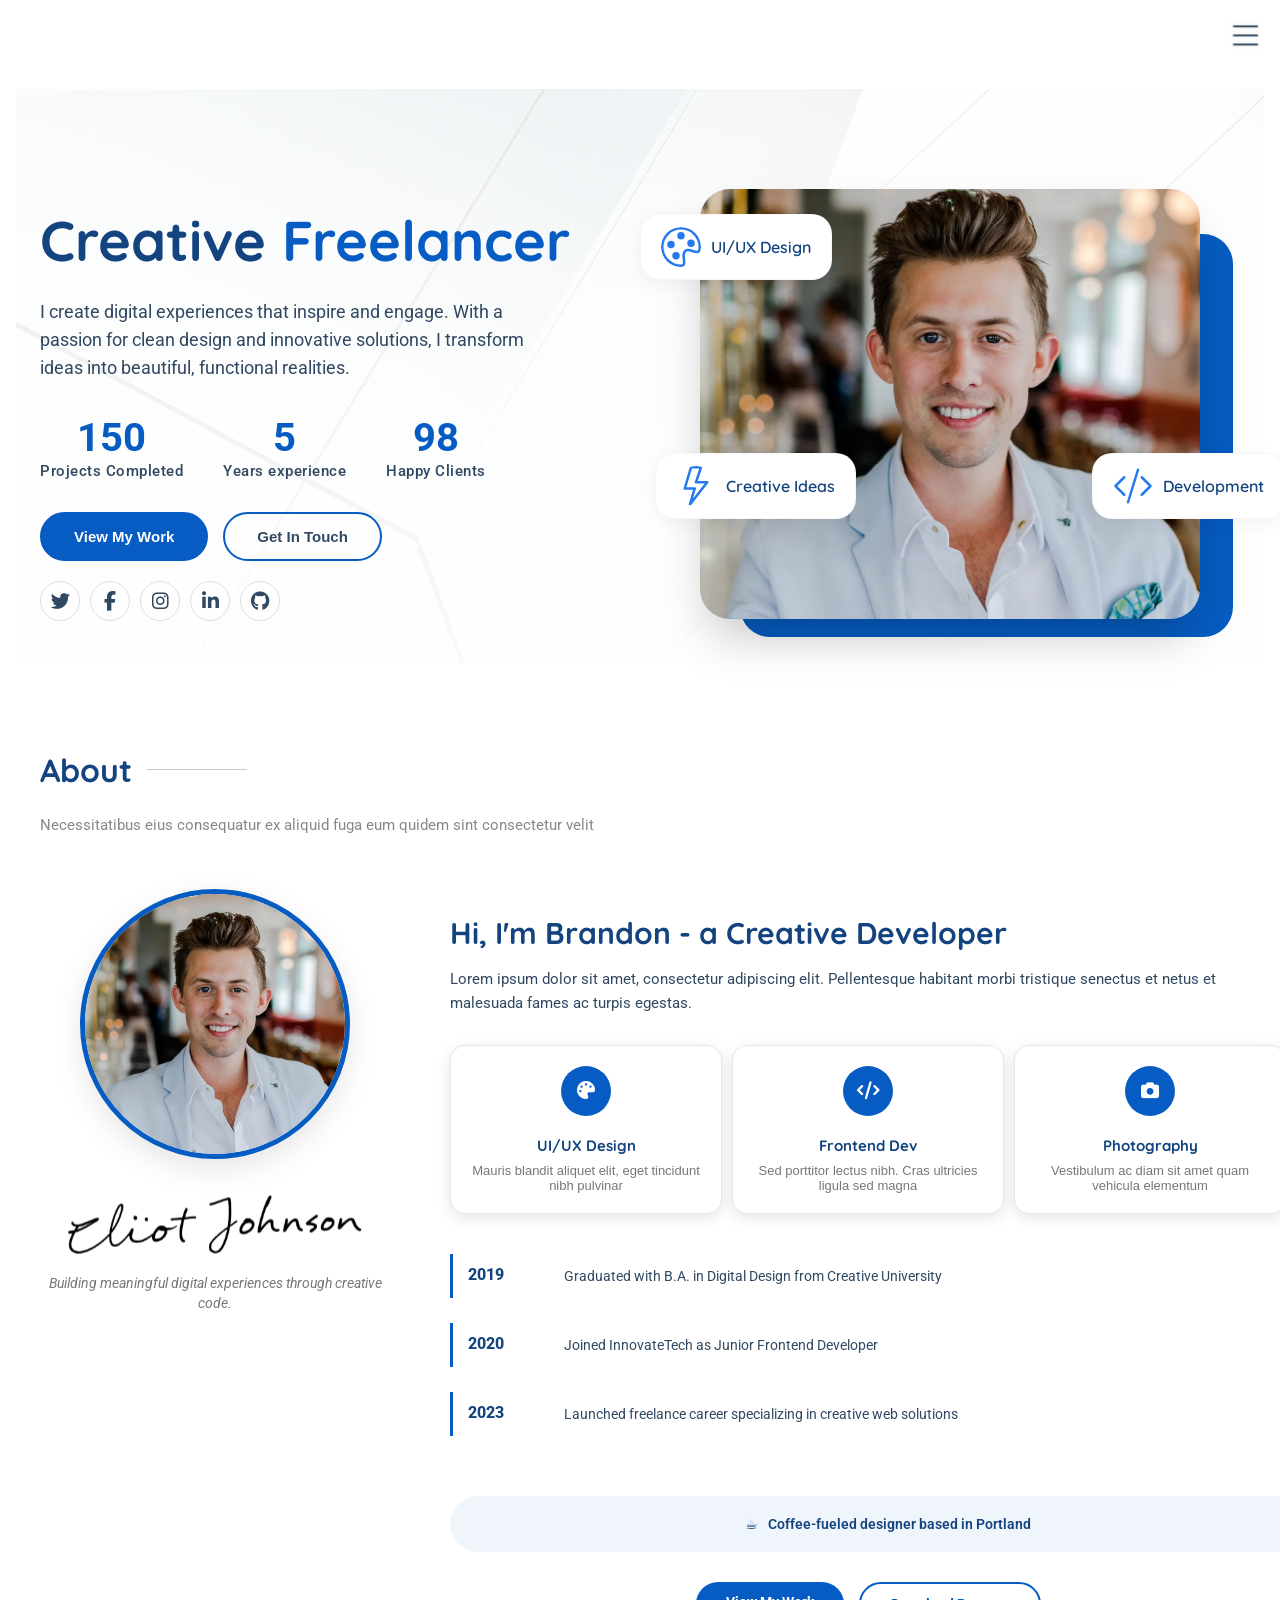
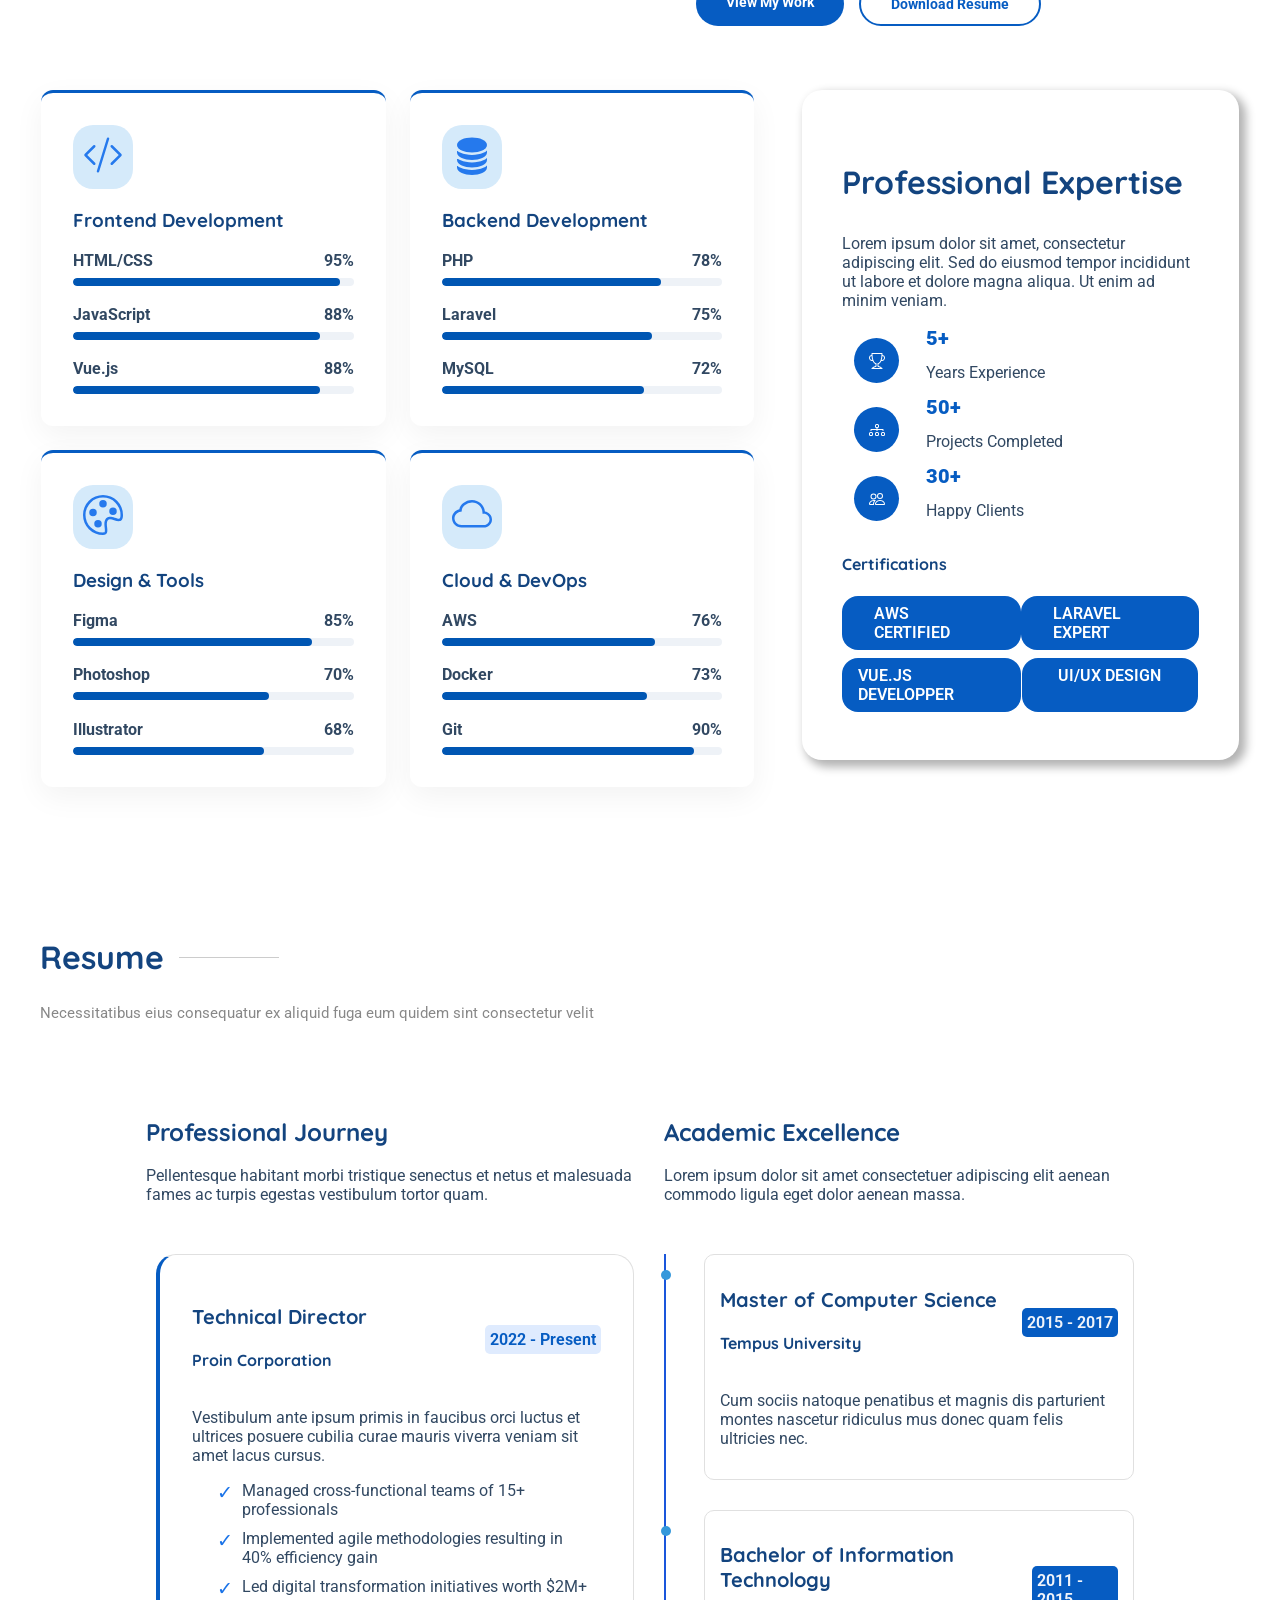
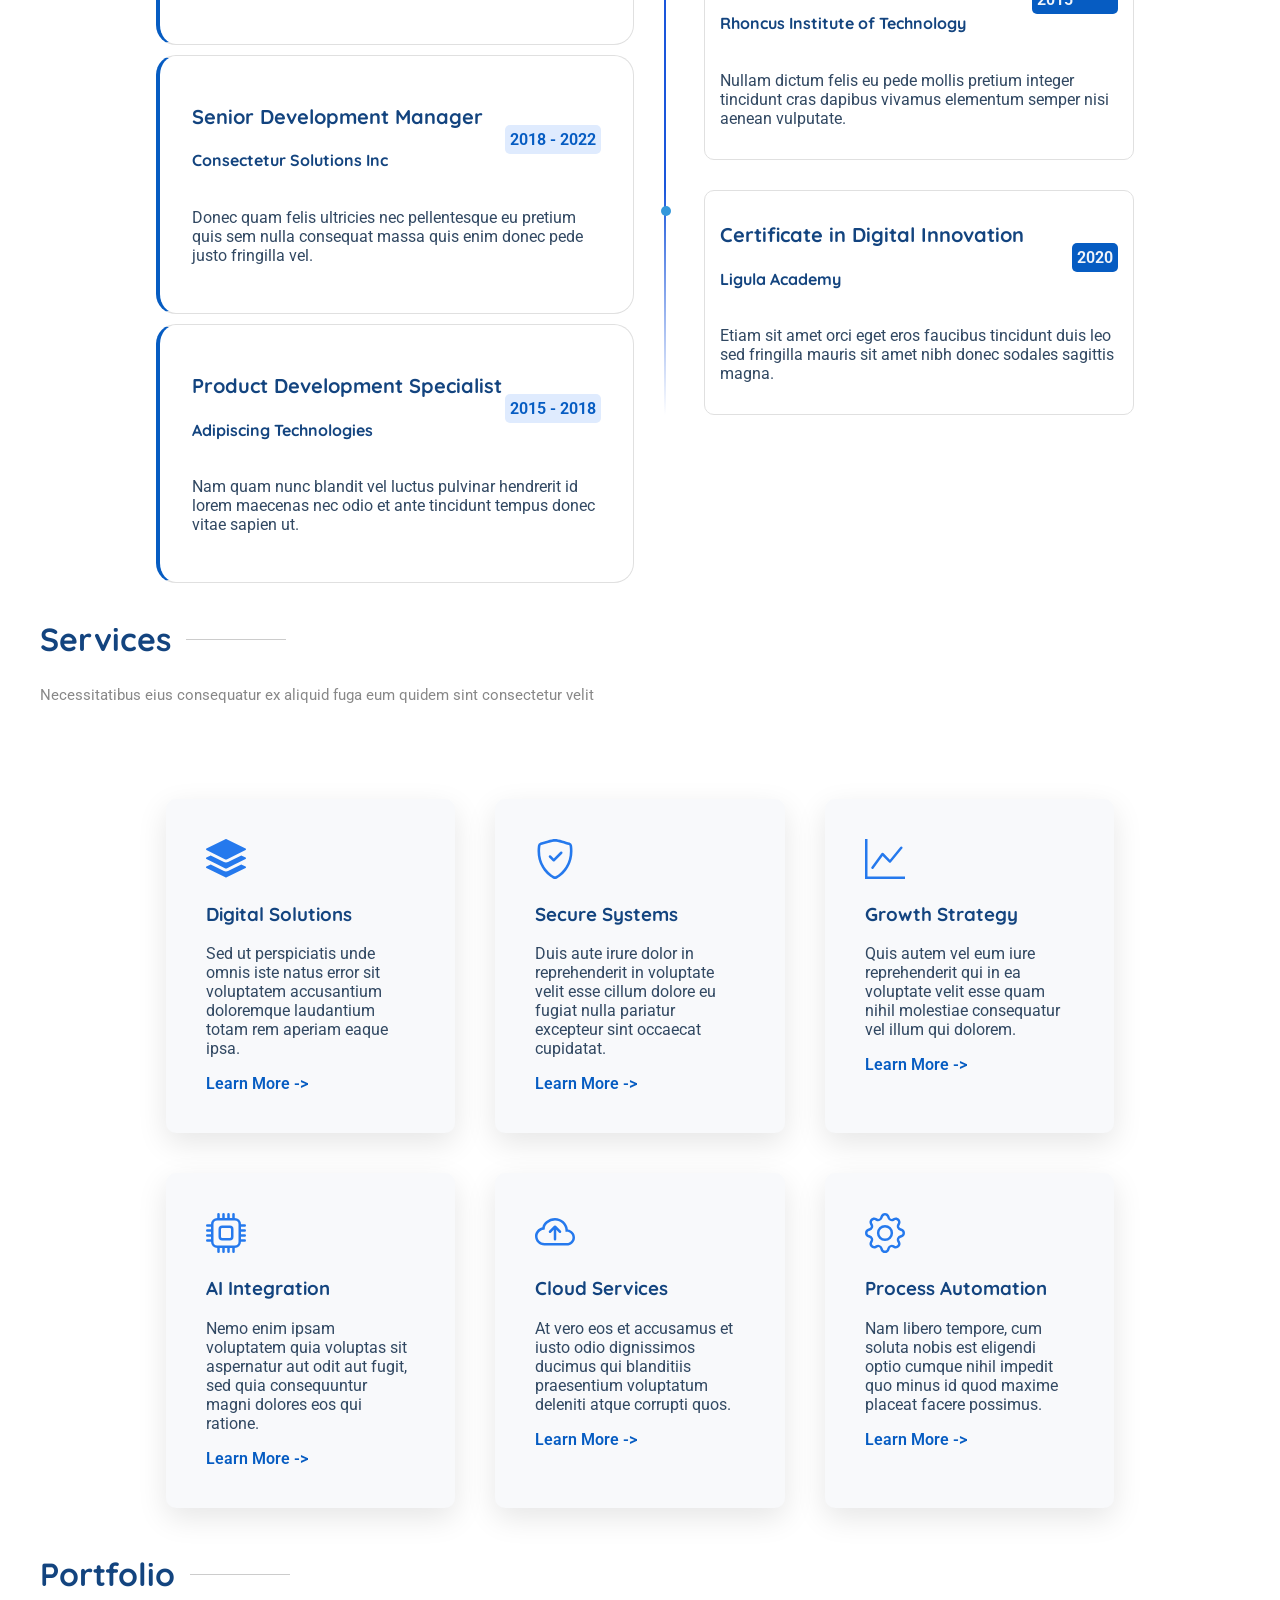
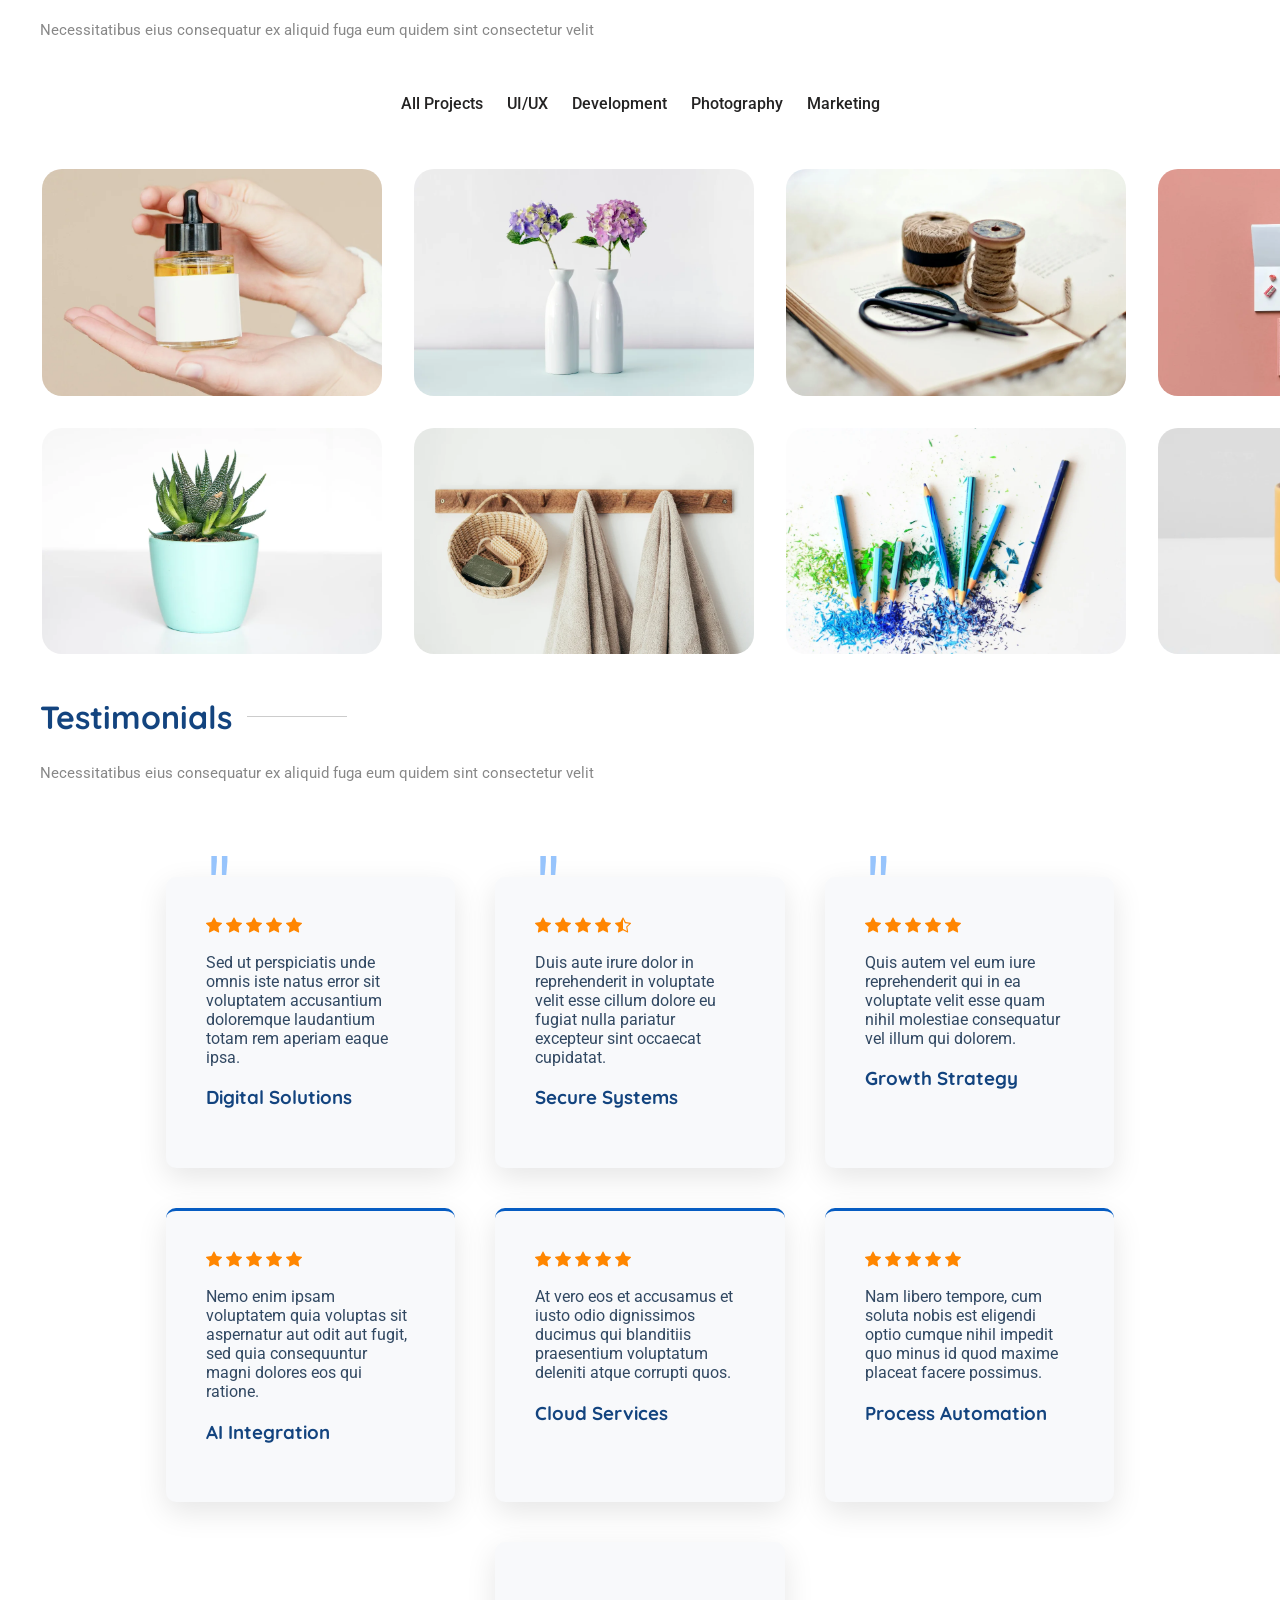
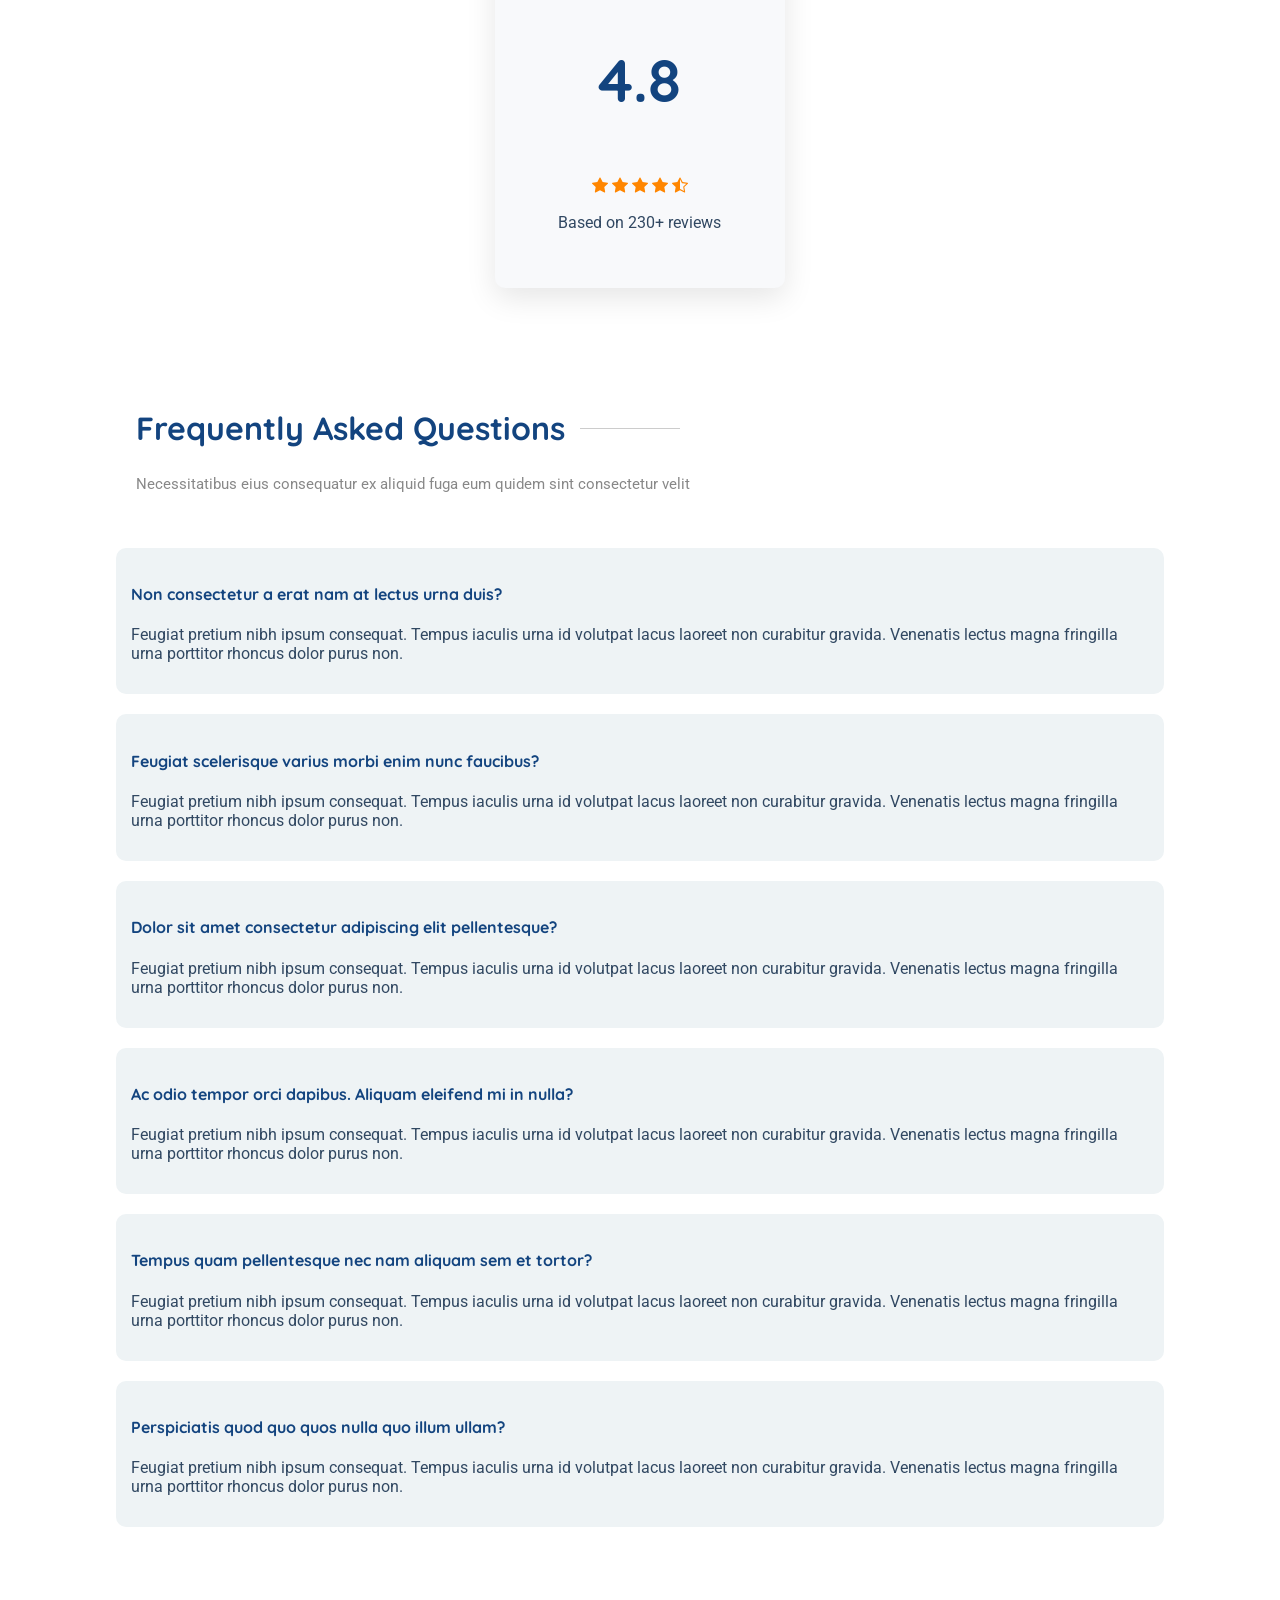
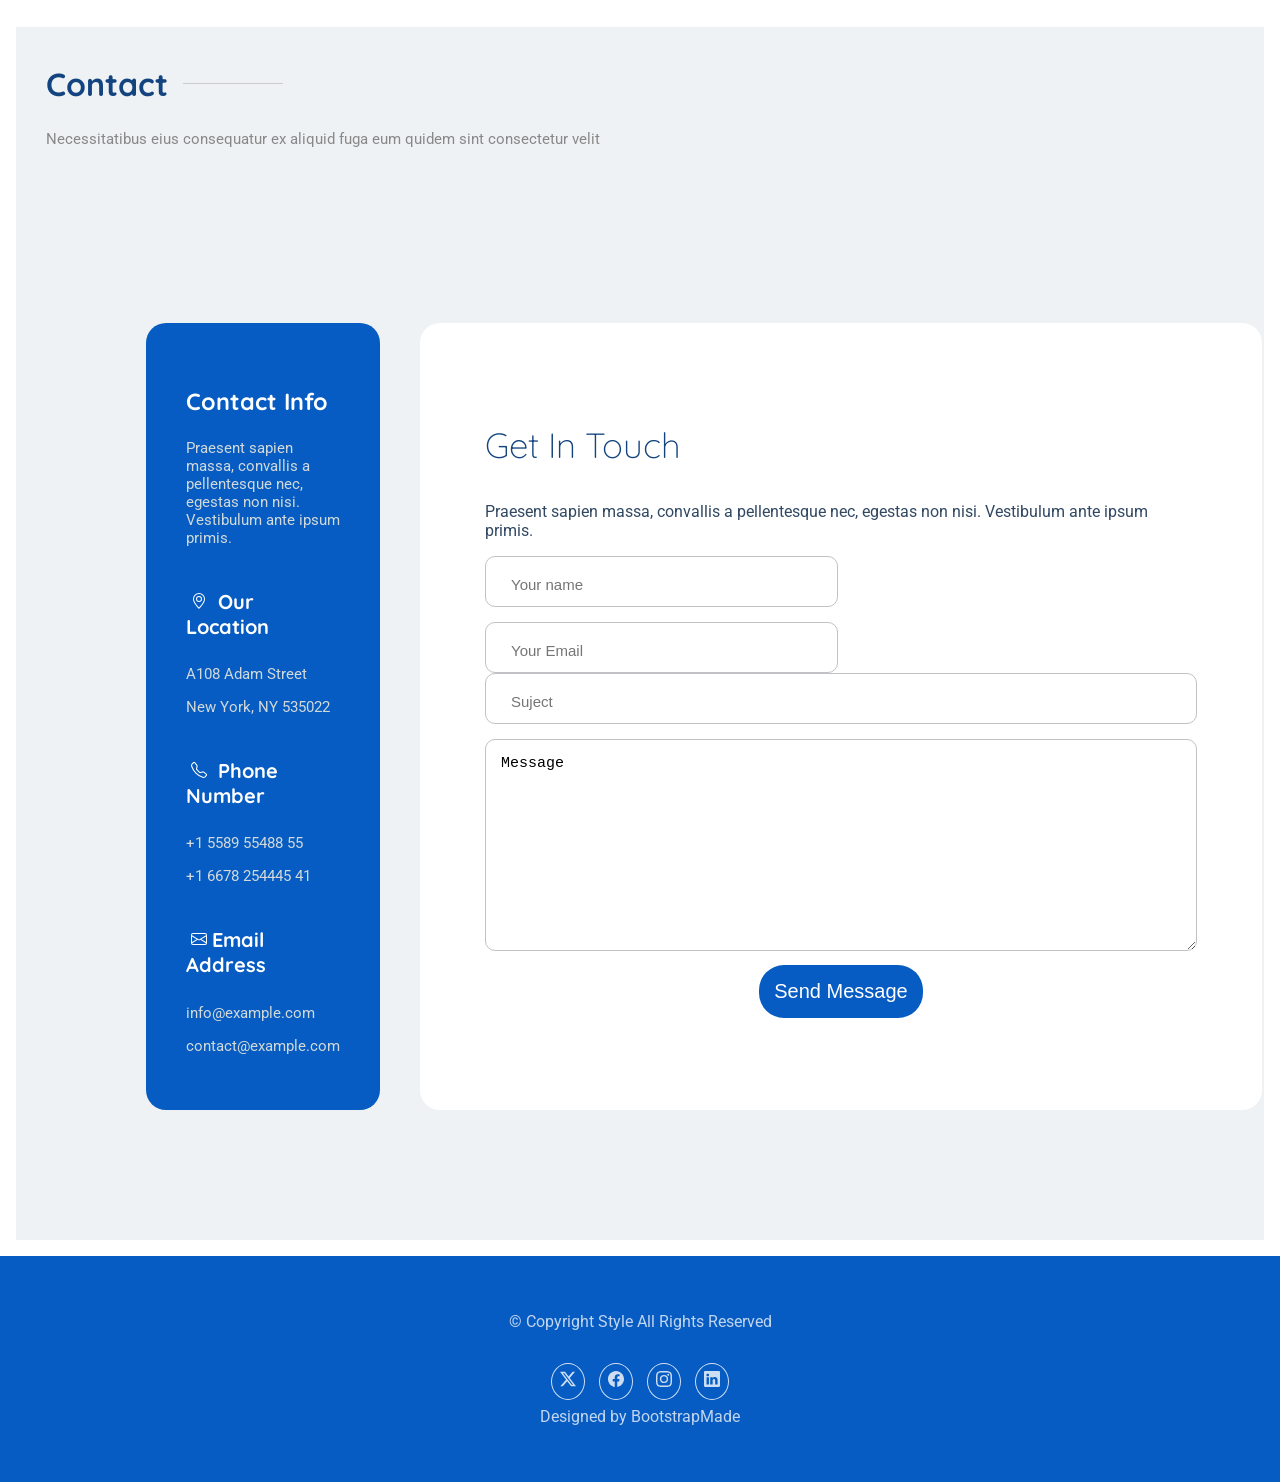
<file: index.html>
<!DOCTYPE html>
<html lang="en">
<head>
    <meta charset="UTF-8">
    <meta name="viewport" content="width=device-width, initial-scale=1.0">
    <title>Stage Afrix Global - Style Template</title>
    <link rel="stylesheet" href="style.css">
    <link rel="stylesheet" href="style2.css">
    <link rel="stylesheet" href="https://cdnjs.cloudflare.com/ajax/libs/font-awesome/6.4.0/css/all.min.css">
    
    <link href="https://fonts.googleapis.com/css2?family=Quicksand:wght@400;500;600;700&family=Roboto:wght@300;400;500;700&family=Open+Sans:wght@300;400;500;600;700&display=swap" rel="stylesheet">
</head>
<body>
  <header>
    <nav>
      <img src="log.png" alt="">
    </nav>
  </header>
  <main>
  <section class="backgroundImg">


      <section class="home">
            <div class="containerHome">
               
                <div class="home-wrapper">
                    <div class="home-title">
                        <h1>
                            <span class="creative-word">Creative</span>
                            <span class="freelancer-word">Freelancer</span>
                        </h1>
                    </div>
                    <div class="home-description">
                        <p>
                            I create digital experiences that inspire and engage. With a passion 
                            for clean design and innovative solutions, I transform ideas into 
                            beautiful, functional realities.
                        </p>
                    </div>
                    <div class="home-stats">
                        <div class="contents-stats">
                            <span class="stat">150</span>
                            <span>Projects Completed</span>
                        </div>
                        <div class="contents-stats">
                            <span class="stat">5</span>
                            <span>Years experience</span>
                        </div>
                        <div class="contents-stats">
                            <span class="stat">98</span>
                            <span>Happy Clients</span>
                        </div>
                    </div>
                    <div class="home-bouton">
                        <button class="btn1">View My Work</button>
                        <button class="btn2">Get In Touch</button>
                    </div>
                    <div class="home-icons">
                        <a href="#"><i class="fab fa-twitter"></i></a>
                        <a href="#"><i class="fab fa-facebook-f"></i></a>
                        <a href="#"><i class="fab fa-instagram"></i></a>
                        <a href="#"><i class="fab fa-linkedin-in"></i></a>
                        <a href="#"><i class="fab fa-github"></i></a>
                    </div>
                </div>


                <div class="home2-wrapper">
                    <div class="skills-wrapper">
                        <div class="skill-item" id="skill1">
                            <span class="skill-dot1"></span>
                            <span class="skill-name">UI/UX Design</span>
                        </div>
                        <div class="skill-item" id="skill2">
                            <span class="skill-dot2"></span>
                            <span class="skill-name">Development</span>
                        </div>
                        <div class="skill-item" id="skill3">
                            <span class="skill-dot3"></span>
                            <span class="skill-name">Creative Ideas</span>
                        </div>
                    </div>
                    <div class="image-container">
                        <img src="profile-square-1.webp" alt="Brandon - Creative Developer">
                    </div>
                </div>
            </div>
        </section>
      </section>

      <section class="about section" id="about">
            <div class="container section-title">
              <h2>About</h2>
              <p>Necessitatibus eius consequatur ex aliquid fuga eum quidem sint consectetur velit</p>
            </div>

            <div class="container">
              <div class="about-row">
                <div class="about-profile">
                  <div class="profile-img-container">
                    <img src="profile-square-1.webp" alt="Profile">
                  </div>
                  <div class="signature-box">
                    <img src="signature-1.webp" alt="signature">
                    <p class="signature-quote">Building meaningful digital experiences through creative code.</p>
                  </div>
                </div>

                <div class="about-details">
                  <div class="intro">
                    <h2>Hi, I'm Brandon - a Creative Developer</h2>
                    <p>Lorem ipsum dolor sit amet, consectetur adipiscing elit. Pellentesque habitant morbi tristique senectus et netus et malesuada fames ac turpis egestas.</p>
                  </div>

                  <div class="skills-grid">
                    <div class="skill-card">
                      <div class="icon-circle"><i class="fa-solid fa-palette"></i></div>
                      <h4>UI/UX Design</h4>
                      <p>Mauris blandit aliquet elit, eget tincidunt nibh pulvinar</p>
                    </div>
                    <div class="skill-card">
                      <div class="icon-circle"><i class="fa-solid fa-code"></i></div>
                      <h4>Frontend Dev</h4>
                      <p>Sed porttitor lectus nibh. Cras ultricies ligula sed magna</p>
                    </div>
                    <div class="skill-card">
                      <div class="icon-circle"><i class="fa-solid fa-camera"></i></div>
                      <h4>Photography</h4>
                      <p>Vestibulum ac diam sit amet quam vehicula elementum</p>
                    </div>
                  </div>

                  <div class="journey-timeline">
                    <div class="timeline-item">
                      <span class="year">2019</span>
                      <p class="desc">Graduated with B.A. in Digital Design from Creative University</p>
                    </div>
                    <div class="timeline-item">
                      <span class="year">2020</span>
                      <p class="desc">Joined InnovateTech as Junior Frontend Developer</p>
                    </div>
                    <div class="timeline-item">
                      <span class="year">2023</span>
                      <p class="desc">Launched freelance career specializing in creative web solutions</p>
                    </div>
                  </div>

                  <div class="about-footer">
                    <div class="fun-fact-pill">
                      <span class="emoji">☕</span> Coffee-fueled designer based in Portland
                    </div>
                    <div class="cta-btns">
                      <a href="#" class="btn btn-blue">View My Work</a>
                      <a href="#" class="btn btn-outline-blue">Download Resume</a>
                    </div>
                  </div>
                </div>
              </div>
            </div>

            <section class="about-container-skills">
              
                <div class="container-skills-4">
                  
                  <div class="skill-cardAbout">
                    <div class="SectionIcons">
                      <img src="icons/code-slash.svg" alt="">
                    </div>
                    <h3>Frontend Development</h3>
                    <div class="skill-individual">
                      <div class="skill-infoAbout"><span>HTML/CSS</span><span>95%</span></div>
                      <div class="progress-bg">
                        <div class="progress-fill" style="width: 95%;"></div>
                      </div>
                    </div>
                    <div class="skill-individual">
                      <div class="skill-infoAbout"><span>JavaScript</span><span>88%</span></div>
                      <div class="progress-bg">
                        <div class="progress-fill" style="width: 88%;"></div>
                      </div>
                    </div>
                    <div class="skill-individual">
                      <div class="skill-infoAbout"><span>Vue.js</span><span>88%</span></div>
                      <div class="progress-bg">
                        <div class="progress-fill" style="width: 88%;"></div>
                      </div>
                    </div>
                    
                  </div>

                  <div class="skill-cardAbout">
                    <div class="SectionIcons">
                      <img src="icons/database-fill.svg" alt="">
                    </div>
                    <h3>Backend Development</h3>
                    <div class="skill-individual">
                      <div class="skill-infoAbout"><span>PHP</span><span>78%</span></div>
                      <div class="progress-bg">
                        <div class="progress-fill" style="width: 78%;"></div>
                      </div>
                    </div>
                    <div class="skill-individual">
                      <div class="skill-infoAbout"><span>Laravel</span><span>75%</span></div>
                      <div class="progress-bg">
                        <div class="progress-fill" style="width: 75%;"></div>
                      </div>
                    </div>
                    <div class="skill-individual">
                      <div class="skill-infoAbout"><span>MySQL</span><span>72%</span></div>
                      <div class="progress-bg">
                        <div class="progress-fill" style="width: 72%;"></div>
                      </div>
                    </div>
                  </div>


                  <div class="skill-cardAbout">
                    <div class="SectionIcons">
                      <img src="icons/palette.svg" alt="">
                    </div>
                    <h3>Design & Tools</h3>
                    <div class="skill-individual">
                      <div class="skill-infoAbout"><span>Figma</span><span>85%</span></div>
                      <div class="progress-bg">
                        <div class="progress-fill" style="width: 85%;"></div>
                      </div>
                    </div>
                    <div class="skill-individual">
                      <div class="skill-infoAbout"><span>Photoshop</span><span>70%</span></div>
                      <div class="progress-bg">
                        <div class="progress-fill" style="width: 70%;"></div>
                      </div>
                    </div>
                    <div class="skill-individual">
                      <div class="skill-infoAbout"><span>Illustrator</span><span>68%</span></div>
                      <div class="progress-bg">
                        <div class="progress-fill" style="width: 68%;"></div>
                      </div>
                    </div>
                  
                  </div>


                  <div class="skill-cardAbout">
                    <div class="SectionIcons">
                      <img src="icons/cloud.svg" alt="">
                    </div>
                    <h3>Cloud & DevOps</h3>
                    <div class="skill-individual">
                      <div class="skill-infoAbout"><span>AWS</span><span>76%</span></div>
                      <div class="progress-bg">
                        <div class="progress-fill" style="width: 76%;"></div>
                      </div>
                    </div>
                    <div class="skill-individual">
                      <div class="skill-infoAbout"><span>Docker</span><span>73%</span></div>
                      <div class="progress-bg">
                        <div class="progress-fill" style="width: 73%;"></div>
                      </div>
                    </div>
                    <div class="skill-individual">
                      <div class="skill-infoAbout"><span>Git</span><span>90%</span></div>
                      <div class="progress-bg">
                        <div class="progress-fill" style="width: 90%;"></div>
                      </div>
                    </div>
                  
                  </div>
                </div>

                <div class="container-description-second">
                  <h3>Professional Expertise</h3>
                  <p>Lorem ipsum dolor sit amet, consectetur adipiscing elit. Sed do eiusmod 
                    tempor incididunt ut labore et dolore magna
                    aliqua. Ut enim ad minim veniam.</p>
                
                  <div class="description-stats">
                    <div class="stat-itemAbout">
                      <div class="container-icon-about-droit">
                        <div class="icon-about-droit">
                          <img src="icons/trophy.svg" alt="">
                        </div>
                        <div class="stat-infoAbout">
                          <span class="numberAbout">5+</span>
                          <span class="infoAbout">Years Experience</span>
                        </div>
                      </div>

                      <div class="container-icon-about-droit">
                        <div class="icon-about-droit">
                          <img src="icons/diagram-3.svg" alt="">
                        </div>
                        <div class="stat-infoAbout">
                          <span class="numberAbout">50+</span>
                          <span class="infoAbout">Projects Completed</span>
                        </div>
                      </div>

                      <div class="container-icon-about-droit">
                        <div class="icon-about-droit">
                          <img src="icons/people.svg" alt="">
                        </div>
                        <div class="stat-infoAbout">
                          <span class="numberAbout">30+</span>
                          <span class="infoAbout">Happy Clients</span>
                        </div>
                      </div>

                      <div class="skills-badgesAbout">
                        <h4>Certifications</h4>
                      
                        <div class="badge-listAbout">
                          <div class="skill-badge">AWS certified</div>
                    
                          <div class="skill-badge">Laravel Expert</div>
                      
                          <div class="skill-badge">Vue.js Developper</div>
                      
                          <div class="skill-badge">UI/UX Design</div>
                      
                        </div>
                    </div>
                    
                  </div>
                </div>
            </section>

            </section>
      </section>

      <section class="resume">
        <div class="container section-title">
          <h2>Resume</h2>
          <p>Necessitatibus eius consequatur ex aliquid fuga eum quidem sint consectetur velit</p>
        </div>
      
        <div class="container-description-resume">
          <div class="resume-gauche">
            <div class="header-resume">
              <h2>Professional Journey</h2>
              <p>Pellentesque habitant morbi tristique senectus et netus et malesuada fames ac turpis egestas vestibulum
                tortor quam.</p>
            </div>
            <div class="description-resume">
      
              <div class="experience-cards">
                <div class="card-header">
                  <div class="role-info">
                    <h2>Technical Director</h2>
                    <h4>Proin Corporation</h4>
                  </div>
                  <div class="duration">2022 - Present</div>
                </div>
                <div class="card-body">
                  <p>Vestibulum ante ipsum primis in faucibus orci luctus et ultrices posuere cubilia curae mauris viverra
                    veniam sit amet lacus cursus.</p>
                </div>
                <ul>
                  <li>Managed cross-functional teams of 15+ professionals</li>
                  <li>Implemented agile methodologies resulting in 40% efficiency gain</li>
                  <li>Led digital transformation initiatives worth $2M+</li>
                </ul>
              </div>
      
              <div class="experience-cards">
                <div class="card-header">
                  <div class="role-info">
                    <h2>Senior Development Manager</h2>
                    <h4>Consectetur Solutions Inc</h4>
                  </div>
                  <div class="duration">2018 - 2022</div>
                </div>
                <div class="card-body">
                  <p>Donec quam felis ultricies nec pellentesque eu pretium quis sem nulla consequat massa quis enim donec
                    pede justo fringilla vel.</p>
                </div>
              </div>
      
              <div class="experience-cards">
                <div class="card-header">
                  <div class="role-info">
                    <h2>Product Development Specialist</h2>
                    <h4>Adipiscing Technologies</h4>
                  </div>
                  <div class="duration">2015 - 2018</div>
                </div>
                <div class="card-body">
                  <p>Nam quam nunc blandit vel luctus pulvinar hendrerit id lorem maecenas nec odio et ante tincidunt tempus
                    donec vitae sapien ut.</p>
                </div>
              </div>
      
            </div>
          </div>
      
          <div class="resume-droite">
            <div class="header-resumeDroit">
              <h2>Academic Excellence</h2>
              <p>Lorem ipsum dolor sit amet consectetuer adipiscing elit aenean commodo ligula eget dolor aenean massa.</p>
            </div>
            <div class="description-resumeDroit">
      
              <div class="experience-cardsDroit">
                <div class="card-header">
                  <div class="role-info">
                    <h2>Master of Computer Science</h2>
                    <h4>Tempus University</h4>
                  </div>
                  <div class="durationDroit">2015 - 2017</div>
                </div>
                <div class="card-bodyDroit">
                  <p>Cum sociis natoque penatibus et magnis dis parturient montes nascetur ridiculus mus donec quam felis
                    ultricies nec.</p>
                </div>
              </div>
      
              <div class="experience-cardsDroit">
                <div class="card-header">
                  <div class="role-info">
                    <h2>Bachelor of Information Technology</h2>
                    <h4>Rhoncus Institute of Technology</h4>
                  </div>
                  <div class="durationDroit">2011 - 2015</div>
                </div>
                <div class="card-body">
                  <p>Nullam dictum felis eu pede mollis pretium integer tincidunt cras dapibus vivamus elementum semper nisi
                    aenean vulputate.</p>
                </div>
              </div>
      
              <div class="experience-cardsDroit">
                <div class="card-header">
                  <div class="role-info">
                    <h2>Certificate in Digital Innovation</h2>
                    <h4>Ligula Academy</h4>
                  </div>
                  <div class="durationDroit">2020</div>
                </div>
                <div class="card-body">
                  <p>Etiam sit amet orci eget eros faucibus tincidunt duis leo sed fringilla mauris sit amet nibh donec
                    sodales sagittis magna.</p>
                </div>
              </div>
      
            </div>
          </div>
        </div>
      </section>

      <section class="services">
        <div class="container section-title">
          <h2>Services</h2>
          <p>Necessitatibus eius consequatur ex aliquid fuga eum quidem sint consectetur velit</p>
        </div>

        <div class="container-services">
          <div class="rows-services">

            <div class="service-item">
          
                <img src="icons/stack.svg" alt="">
              
              <h3>Digital Solutions</h3>
              <p>Sed ut perspiciatis unde omnis iste natus error sit voluptatem accusantium doloremque laudantium totam rem aperiam eaque
              ipsa.</p>
              <a href="">Learn More  <span class="link-service">-></span></a>
            </div>

            <div class="service-item">            
                <img src="icons/shield-check.svg" alt="">
              <h3>Secure Systems</h3>
              <p>Duis aute irure dolor in reprehenderit in voluptate velit esse cillum dolore eu fugiat nulla pariatur excepteur sint
              occaecat cupidatat.</p>
              <a href="">Learn More  <span class="link-service">-></span></a>
            </div>

            <div class="service-item">
              <img src="icons/graph-up.svg" alt="">
              <h3>Growth Strategy</h3>
              <p>Quis autem vel eum iure reprehenderit qui in ea voluptate velit esse quam nihil molestiae consequatur vel illum qui
              dolorem.</p>
              <a href="">Learn More  <span class="link-service">-></span></a>
            </div>

            <div class="service-item">
              
              <img src="icons/cpu.svg" alt="">
              <h3>AI Integration</h3>
              <p>Nemo enim ipsam voluptatem quia voluptas sit aspernatur aut odit aut fugit, sed quia consequuntur magni dolores eos qui
              ratione.</p>
              <a href="">Learn More  <span class="link-service">-></span></a>
            </div>

            <div class="service-item">
              <div class="icon">
            
              </div>
              <img src="icons/cloud-arrow-up.svg" alt="">
              <h3>Cloud Services</h3>
              <p>At vero eos et accusamus et iusto odio dignissimos ducimus qui blanditiis praesentium voluptatum deleniti atque corrupti
              quos.</p>
              <a href="">Learn More  <span class="link-service">-></span></a>
            </div>

            <div class="service-item">
              <div class="icon">
                <img src="icons/gear.svg" alt="">
              </div>
              <h3>Process Automation</h3>
              <p>Nam libero tempore, cum soluta nobis est eligendi optio cumque nihil impedit quo minus id quod maxime placeat facere
              possimus.</p>
              <a href="">Learn More  <span class="link-service">-></span></a>
            </div>
          </div>

        </div>

      </section>

      <section class="portfolio">
        <div class="container section-title">
          <h2>Portfolio</h2>
          <p>Necessitatibus eius consequatur ex aliquid fuga eum quidem sint consectetur velit</p>
        </div>

        <div class="nav-portfolio">
          <a href="">All Projects</a>
          <a href="">UI/UX</a>
          <a href="">Development</a>
          <a href="">Photography</a>
          <a href="">Marketing</a>
        </div>
        <div class="images-portfolio">
          <img src="fol1.webp" alt="">
          <img src="fol2.webp" alt="">
          <img src="fol3.webp" alt="">
          <img src="fol4.webp" alt="">
          <img src="fol5.webp" alt="">
          <img src="fol6.webp" alt="">
          <img src="fol7.webp" alt="">
          <img src="fol8.webp" alt="">
        </div>

      </section>


      <section class="Testimonials">
        <div class="container section-title">
          <h2>Testimonials</h2>
          <p>Necessitatibus eius consequatur ex aliquid fuga eum quidem sint consectetur velit</p>
        </div>

        <div class="container-services">
          <div class="rows-services">

            <div class="service-itemTestimonials">
              <div class="quote">"</div>
              <div class="icon">
                <img src="icons/star-fill.svg" alt="">
                <img src="icons/star-fill.svg" alt="">
                <img src="icons/star-fill.svg" alt="">
                <img src="icons/star-fill.svg" alt="">
                <img src="icons/star-fill.svg" alt="">
              </div>
             
              <p>Sed ut perspiciatis unde omnis iste natus error sit voluptatem accusantium doloremque laudantium totam rem aperiam eaque
              ipsa.</p>
              <h3>Digital Solutions</h3>
            </div>

            <div class="service-itemTestimonials">
              <div class="quote">"</div>
              <div class="icon">
                <img src="icons/star-fill.svg" alt="">
                <img src="icons/star-fill.svg" alt="">
                <img src="icons/star-fill.svg" alt="">
                <img src="icons/star-fill.svg" alt="">
                <img src="icons/star-half.svg" alt="">
              </div>
              
              <p>Duis aute irure dolor in reprehenderit in voluptate velit esse cillum dolore eu fugiat nulla pariatur excepteur sint
              occaecat cupidatat.</p>
              <h3>Secure Systems</h3>
            </div>

            <div class="service-itemTestimonials">
              <div class="quote">"</div>
              <div class="icon">
                <img src="icons/star-fill.svg" alt="">
                <img src="icons/star-fill.svg" alt="">
                <img src="icons/star-fill.svg" alt="">
                <img src="icons/star-fill.svg" alt="">
                <img src="icons/star-fill.svg" alt="">
              </div>
              
              <p>Quis autem vel eum iure reprehenderit qui in ea voluptate velit esse quam nihil molestiae consequatur vel illum qui
              dolorem.</p>
              <h3>Growth Strategy</h3>
            </div>

            <div class="service-itemTestimonials" id="border-stars-testimonials">
              <div class="icon">
                <img src="icons/star-fill.svg" alt="">
                <img src="icons/star-fill.svg" alt="">
                <img src="icons/star-fill.svg" alt="">
                <img src="icons/star-fill.svg" alt="">
                <img src="icons/star-fill.svg" alt="">
              </div>
              
              <p>Nemo enim ipsam voluptatem quia voluptas sit aspernatur aut odit aut fugit, sed quia consequuntur magni dolores eos qui
              ratione.</p>
              <h3>AI Integration</h3>
            </div>

            <div class="service-itemTestimonials" id="border-stars-testimonials">
              <div class="icon">
                <img src="icons/star-fill.svg" alt="">
                <img src="icons/star-fill.svg" alt="">
                <img src="icons/star-fill.svg" alt="">
                <img src="icons/star-fill.svg" alt="">
                <img src="icons/star-fill.svg" alt="">
              </div>
              
              <p>At vero eos et accusamus et iusto odio dignissimos ducimus qui blanditiis praesentium voluptatum deleniti atque corrupti
              quos.</p>
              <h3>Cloud Services</h3>
            </div>

            <div class="service-itemTestimonials" id="border-stars-testimonials">
              <div class="icon">
                <img src="icons/star-fill.svg" alt="">
                <img src="icons/star-fill.svg" alt="">
                <img src="icons/star-fill.svg" alt="">
                <img src="icons/star-fill.svg" alt="">
                <img src="icons/star-fill.svg" alt="">
              </div>
              
              <p>Nam libero tempore, cum soluta nobis est eligendi optio cumque nihil impedit quo minus id quod maxime placeat facere
              possimus.</p>
              <h3>Process Automation</h3>
            </div>


            <div class="service-itemTestimonialsL" id="border-stars-testimonialsL">
              <h3>4.8</h3>
              <div class="icon">
                <img src="icons/star-fill.svg" alt="">
                <img src="icons/star-fill.svg" alt="">
                <img src="icons/star-fill.svg" alt="">
                <img src="icons/star-fill.svg" alt="">
                <img src="icons/star-half.svg" alt="">
              </div>
              <p>Based on 230+ reviews</p>
              
            </div>
          </div>

        </div>

      </section>

      <section class="FrequentlyAskedQuestions">
        <div class="container section-title">
          <h2>Frequently Asked Questions</h2>
          <p>Necessitatibus eius consequatur ex aliquid fuga eum quidem sint consectetur velit</p>
        </div>

        <div class="description-Asked">
          <div class="contenus-section-questions">
            <h4>Non consectetur a erat nam at lectus urna duis?</h4>
            <p>Feugiat pretium nibh ipsum consequat. Tempus iaculis urna id volutpat lacus laoreet non curabitur gravida. Venenatis lectus magna fringilla urna porttitor rhoncus dolor purus non.</p>
          </div>

          <div class="contenus-section-questions">
            <h4>Feugiat scelerisque varius morbi enim nunc faucibus?</h4>
            <p>Feugiat pretium nibh ipsum consequat. Tempus iaculis urna id volutpat lacus laoreet non curabitur gravida. Venenatis lectus magna fringilla urna porttitor rhoncus dolor purus non.</p>
          </div>

          <div class="contenus-section-questions">
            <h4>Dolor sit amet consectetur adipiscing elit pellentesque?</h4>
            <p>Feugiat pretium nibh ipsum consequat. Tempus iaculis urna id volutpat lacus laoreet non curabitur gravida. Venenatis lectus magna fringilla urna porttitor rhoncus dolor purus non.</p>
          </div>

          <div class="contenus-section-questions">
            <h4>Ac odio tempor orci dapibus. Aliquam eleifend mi in nulla?</h4>
            <p>Feugiat pretium nibh ipsum consequat. Tempus iaculis urna id volutpat lacus laoreet non curabitur gravida. Venenatis lectus magna fringilla urna porttitor rhoncus dolor purus non.</p>
          </div>

          <div class="contenus-section-questions">
            <h4>Tempus quam pellentesque nec nam aliquam sem et tortor?</h4>
            <p>Feugiat pretium nibh ipsum consequat. Tempus iaculis urna id volutpat lacus laoreet non curabitur gravida. Venenatis lectus magna fringilla urna porttitor rhoncus dolor purus non.</p>
          </div>

          <div class="contenus-section-questions">
            <h4>Perspiciatis quod quo quos nulla quo illum ullam?</h4>
            <p>Feugiat pretium nibh ipsum consequat. Tempus iaculis urna id volutpat lacus laoreet non curabitur gravida. Venenatis lectus magna fringilla urna porttitor rhoncus dolor purus non.</p>
          </div>
        </div>
      </section>

      <section class="contact">
        <div class="container section-title">
          <h2>Contact</h2>
          <p>Necessitatibus eius consequatur ex aliquid fuga eum quidem sint consectetur velit</p>
        </div>

        <div class="container-contact">

          <div class="conctact-gauche">
          <h3>Contact Info</h3>
          <p>Praesent sapien massa, convallis a pellentesque nec, egestas non nisi. Vestibulum ante ipsum primis.</p>
          <div class="info-contact-section">
            <div class="icon-contact">
              
            </div>
            <div>
              <h4> <span class="icon-contact-description"><img src="icons/geo-alt.svg" alt=""></span> Our Location</h4>
              <p>A108 Adam Street</p>
              <p>New York, NY 535022</p>
            </div>
          </div>

          <div class="info-contact-section">
            <div class="icon-contact">

            </div>
            <div>
              <h4><span class="icon-contact-description"><img src="icons/telephone.svg" alt=""></span> Phone Number</h4>
              <p>+1 5589 55488 55</p>
              <p>+1 6678 254445 41</p>
            </div>
          </div>

          <div class="info-contact-section">
            <div class="icon-contact">

            </div>
            <div>
              <h4><span class="icon-contact-description"><img src="icons/envelope.svg" alt=""></span>Email Address</h4>
              <p>info@example.com</p>
              <p>contact@example.com</p>
            </div>
          </div>
        </div>

        <div class="conctact-droit">
          <h3>Get In Touch</h3>
          <p>Praesent sapien massa, convallis a pellentesque nec, egestas non nisi. Vestibulum ante ipsum primis.</p>
          <div class="container-input">
            <div class="input-top">
              <input type="text" placeholder="Your name">
              <input type="text" placeholder="Your Email">
            </div>
            <div class="input-bottom">
              <div class="inputs-bottom">
                <input type="text" placeholder="Suject">
                <textarea name="message" id="">Message</textarea>
              </div>
              <button>Send Message</button>
            </div>
          </div>

        </div>
        </div>
      </section>
    </main>

    <footer>
      <div class="Container-footer">
        <p>© Copyright Style All Rights Reserved</p>
        <div class="icon-footer">
          <a href="#"><img src="icons/twitter-x.svg" alt=""></a>
          <a href=""><img src="icons/facebook.svg" alt=""></a>
          <a href=""><img src="icons/instagram.svg" alt=""></a>
          <a href=""><img src="icons/linkedin.svg" alt=""></a>
        </div>
        <p>Designed by BootstrapMade</p>
      </div>
    </footer>
</body>
</html>
</file>
<file: style.css>
:root {
    --background-color: #ffffff;
    --default-color: #314862;
    --heading-color: #13447f;
    --accent-color: #065cc2;
    --surface-color: #ffffff;
    --contrast-color: #ffffff;
    --light-gray: #f7f5f5;
    --card-bg: #f0f4fa;
    --default-font: "Roboto", system-ui, -apple-system, "Segoe UI", Roboto, "Helvetica Neue", Arial, "Noto Sans", "Liberation Sans", sans-serif;
    --heading-font: "Quicksand", sans-serif;
    --nav-font: "Open Sans", sans-serif;
}


body {
  color: var(--default-color);
  background-color: var(--background-color);
  font-family: var(--default-font);
  margin: 0;

}
header{
  /* margin-left: 1460px;
  padding: 0;
  padding-top: 20px; */
  z-index: 2000;
  position: sticky;
  display: flex;
  justify-content: flex-end; 
  padding: 20px;
  /* background-color: white; */
  top: 0;

}
header nav img{
  width: 30px;
}

/* header nav{
  z-index: 3000px;
  position: sticky;
} */

main{
  padding: 1rem;
}
.home {
    
    padding: 60px 0 40px;
  
    
}
.backgroundImg{
    background-image:linear-gradient(rgba(255, 255, 255, 0.886), rgba(255, 255, 255, 0.968)),  url(abstract-bg-1.webp);
    background-size: cover;
    background-repeat: no-repeat;
    background-position: center;

}


.containerHome {
    display: grid;
    grid-template-columns: 1fr 1fr;
    max-width: 1200px;
    margin: 0 auto;
    padding: 0 20px;
    gap: 40px;
    align-items: center;
}

.home-wrapper {
    text-align: left;
}

h1 {
    font-size: 3.5rem;
    font-weight: 700;
    margin-bottom: 1.5rem;
    font-family: var(--heading-font);
    line-height: 1.2;
}

.creative-word {
    color: var(--heading-color);
}

.freelancer-word {
    color: var(--accent-color);
}

.home-description p {
    color: var(--default-color);
    font-size: 1.1rem;
    line-height: 1.6;
    margin-bottom: 2rem;
    max-width: 500px;
}

.home-stats {
    display: flex;
    gap: 40px;
    margin-bottom: 2rem;
    flex-wrap: wrap;
    text-align: center;
}

.contents-stats {
    display: flex;
    flex-direction: column;
}

.contents-stats span:first-child {
    font-size: 2.5rem;
    font-weight: 700;
    color: var(--accent-color);
    line-height: 1.2;
}

.contents-stats span:last-child {
    font-size: 0.95rem;
    color: var(--default-color);
    font-weight: 500;
    letter-spacing: 0.5px;
}

.stat {
    color: var(--accent-color);
    font-size: 2.5rem;
    font-weight: 700;
}

.home-bouton {
    display: flex;
    gap: 15px;
    flex-wrap: wrap;
    margin: 30px 0 20px;
}

.home-bouton button {
    padding: 14px 32px;
    border-radius: 50px;
    border: 2px solid var(--accent-color);
    font-weight: 600;
    font-size: 15px;
    cursor: pointer;
    transition: all 0.3s ease;
    background-color: transparent;
    color: var(--default-color);
}

.home-bouton .btn1 {
    background-color: var(--accent-color);
    color: var(--background-color);
    border: 2px solid var(--accent-color);
}

.home-bouton .btn1:hover {
    background-color: transparent;
    color: var(--accent-color);
}

.home-bouton .btn2:hover {
    background-color: var(--accent-color);
    color: var(--background-color);
}

.home-icons {
    display: flex;
    gap: 10px;
    margin-top: 20px;
}

.home-icons a {
    display: flex;
    align-items: center;
    justify-content: center;
    width: 38px;
    height: 38px;
    border-radius: 50%;
    background-color: transparent;
    color: var(--default-color);
    text-decoration: none;
    transition: all 0.3s ease;
    border: 1px solid #e0e0e0;
}

.home-icons a:hover {
    background-color: var(--accent-color);
    color: var(--contrast-color);
    border-color: var(--accent-color);
    transform: translateY(-3px);
}

.fab {
    font-size: 1.2rem;
}


.home2-wrapper {
    position: relative;
    display: flex;
    flex-direction: column;
    align-items: center;
  
    
}



.skills-wrapper {
    display: flex;
    gap: 20px;
    margin-bottom: 20px;
    position: absolute;
    top: -30px;
    left: 0;
    right: 0;
    z-index: 10;
    justify-content: center;
}

.skill-item {
    display: flex;
    align-items: center;
    gap: 10px;
    background-color: var(--surface-color);
    padding: 12px 20px;
    border-radius: 20px;
    box-shadow: 0 5px 20px rgba(0, 0, 0, 0.05);
    border: 1px solid rgba(0, 0, 0, 0.03);
    transition: transform 0.3s ease;
}

.skill-item:hover {
    transform: translateY(-5px);
    box-shadow: 0 10px 30px rgba(6, 92, 194, 0.1);
}

#skill1, #skill2, #skill3 {
    background-color: var(--surface-color);
}

.skill-dot1 {
    width: 40px;
    height: 40px;
    /* background-color: var(--accent-color); */
    background-image: url(icons/palette.svg);
    border-radius: 50%;
    display: inline-block;
    background-repeat: no-repeat;
    background-position: center;
    background-size: contain;
    filter: invert(36%) sepia(87%) saturate(2224%) hue-rotate(202deg) brightness(96%) contrast(93%);
    
}
.skill-dot2 {
    width: 40px;
    height: 40px;
    /* background-color: var(--accent-color); */
    background-image: url(icons/code-slash.svg);
    border-radius: 50%;
    display: inline-block;
    background-repeat: no-repeat;
    background-position: center;
    background-size: contain;
    filter: invert(36%) sepia(87%) saturate(2224%) hue-rotate(202deg) brightness(96%) contrast(93%);
}
.skill-dot3 {
    width: 40px;
    height: 40px;
    /* background-color: var(--accent-color); */
    background-image: url(icons/lightning.svg);
    border-radius: 50%;
    display: inline-block;
    background-repeat: no-repeat;
    background-position: center;
    background-size: contain;
    filter: invert(36%) sepia(87%) saturate(2224%) hue-rotate(202deg) brightness(96%) contrast(93%);
}

.skill-name {
    font-size: 1rem;
    font-weight: 600;
    color: var(--heading-color);
    font-family: var(--heading-font);
    white-space: nowrap;
}

.image-container {
    position: relative;
    z-index: 1;
    width: 100%;
    max-width: 500px;
    margin-top: 40px;
}

.home2-wrapper::before {
    content: '';
    position: absolute;
    top: 85px;
    left: 80px;
    width: 85%;
    height: 85%;
    background-color: var(--accent-color);
    border-radius: 30px;
    z-index: 0;
    
}

.home2-wrapper img {
    width: 100%;
    max-width: 500px;
    height: 430px;
    border-radius: 30px;
    object-fit: cover;
    box-shadow: 0 25px 50px -12px rgba(0, 0, 0, 0.25);
    position: relative;
    z-index: 1;
    
}




h1, h2, h3, h4, h5, h6 {
  color: var(--heading-color);
  font-family: var(--heading-font);
}

.container {
  max-width: 1200px;
  margin: 0 auto;
  padding: 0 20px;
}


.section-title {
  padding-bottom: 40px;
}

.section-title h2 {
  font-size: 32px;
  font-weight: 700;
  display: flex;
  align-items: center;
  gap: 15px;
}

.section-title h2::after {
  content: "";
  flex: 0 1 100px;
  height: 1px;
  background: #ccc;
}

.section-title p {
  color: #888;
  font-size: 15px;
  margin-top: 10px;
}



.about {
  padding: 60px 0;
  /* overflow-y: hidden; */
}

.about-row {
  display: grid;
  grid-template-columns: 350px 1fr;
  gap: 60px;
  align-items: start;
}


.about-profile {
  text-align: center;
  
}

.profile-img-container img {
  width: 260px;
  height: 260px;
  border-radius: 50%;
  border: 5px solid var(--accent-color); 
  object-fit: cover;
  margin: 0 auto 20px;
  box-shadow: 0 10px 30px rgba(0,0,0,0.1);
}

.signature-box .signature-name {
  font-size: 32px;
  font-weight: 700;
  margin-bottom: 5px;
  color: #444;
}

.signature-box .signature-quote {
  font-style: italic;
  font-size: 14px;
  color: #777;
  line-height: 1.4;
}


.about-details .intro h2 {
  font-size: 30px;
  font-weight: 700;
  margin-bottom: 15px;
}

.about-details .intro p {
  font-size: 15px;
  line-height: 1.6;
  margin-bottom: 30px;
}


.skills-grid {
  display: grid;
  grid-template-columns: repeat(3, 1fr);
  gap: 10px;
  margin-bottom: 40px;
  
}

.skill-card {
  background: #f8fbff;
  text-align: center;
  border: 1px solid #e1e8f0;
}

.icon-circle {
  width: 50px;
  height: 50px;
  background: var(--accent-color);
  color: white;
  border-radius: 50%;
  display: flex;
  align-items: center;
  justify-content: center;
  margin: 0 auto 15px;
  font-size: 18px;
}

.skill-card h4 {
  font-size: 15px;
  margin-bottom: 8px;
}

.skill-card p {
  font-size: 13px;
  color: #777;
  margin: 0;
}


.journey-timeline {
  /* border-left: var(--accent-color); */
  /* border-radius: 20px; */
  
}


.timeline-item {
  font-size: 90px;
  
  padding-left: 15px;
  margin: 25px 25px 25px 0px;
  border-left: 3px solid var(--accent-color);
  display: flex;
  text-align: center;
  align-items: center;
}

.timeline-item:hover {
  font-size: 90px;
  
  padding-left: 15px;
  margin: 25px 25px 25px 0px;
  border-left: 3px solid var(--accent-color);
  display: flex;
  text-align: center;
  align-items: center;
  background-color: rgb(244, 246, 248);
}

.timeline-item .year{
  font-weight: 800;
}
.timeline-item P{
  margin-left: 60px;
  font-size: 60px;
}


/* .timeline-item::before {
  content: "";
  position: absolute;
  left: -37px;
  top: 5px;
  width: 2px;
  height: 50px;
  background: var(--accent-color);
 
} */

.timeline-item .year {
  font-weight: 800;
  font-size: 16px;
  color: var(--heading-color);
  display: block;
  margin-bottom: 3px;
}

.timeline-item .desc {
  font-size: 14px;
  color: var(--default-color);
}


.fun-fact-pill {
  background: color-mix(in srgb, #065cc2, transparent 94%);
  padding: 20px 20px;
  border-radius: 50px;
  display: inline-flex;
  align-items: center;
  gap: 10px;
  font-size: 14px;
  font-weight: 600;
  color: var(--heading-color);
  margin-top: 35px;
  margin-bottom: 30px;
  width: 100%;
  text-align: center;
  justify-content: center;  
}

.cta-btns {
  display: flex;
  gap: 15px;
  text-align: center;
  justify-content: center;
  
}

.btn {
  padding: 12px 30px;
  border-radius: 50px;
  font-weight: 700;
  text-decoration: none;
  font-size: 14px;
  transition: 0.3s;
}

.btn-blue {
  background: var(--accent-color);
  color: white;
}

.btn-blue:hover {
  background: #004ba0;
}

.btn-outline-blue {
  border: 2px solid var(--accent-color);
  color: var(--accent-color);
}

.btn-outline-blue:hover {
  background: var(--accent-color);
  color: white;
}


@media (max-width: 991px) {
  .about-row {
    grid-template-columns: 1fr;
    text-align: center;
  }
  
  .about-profile {
    margin-bottom: 40px;
  }

  .journey-timeline {
    margin-left: 20px;
    text-align: left;
  }

  .cta-btns {
    justify-content: center;
  }
}

@media (max-width: 768px) {
  .skills-grid {
    grid-template-columns: 1fr;
  }
}


.skill-card {
  font-family: 'Segoe UI', sans-serif;
  background: white;
  padding: 20px;
  border-radius: 15px;
  box-shadow: 0 4px 15px rgba(0,0,0,0.1);
  width: 230px;
}

.skill-item:nth-child(1) {
  position: absolute;
  top: 95px;
  left: -20px;
  
}

.skill-item:nth-child(2) {
  position: absolute;
  bottom: -400px;
  right: -45px;

}
.skill-item:nth-child(3) {
  position: absolute;
  bottom: -400px;
  left: -5px;

}


.skill-info {
  display: flex;
  justify-content: space-between; 
  margin-bottom: 8px;
  font-weight: bold;
  color: #1a4a9c; 
}

.about-container-skills{
  margin-top: 40px;
}
.skill-animation{
  border-top: 1px solid var(--accent-color);
}

.progress-bg {
  height: 8px;
  background-color: #f0f2f5;
  border-radius: 4px;
  overflow: hidden;
}


.progress-fill {
  height: 100%;
  background: linear-gradient(90deg, #0052cc 0%, #3399ff 100%);
  border-radius: 4px;
  transition: width 1s ease-in-out; 
}
.about-container-skills {
  display: flex;
  justify-content: center;
  align-items: flex-start;
  gap: 3rem;
  padding: 4rem 2%;
  max-width: 1300px;
  margin: 0 auto;
}

.container-skills-4 {
  display: grid;
  grid-template-columns: repeat(2, 1fr);
  gap: 1.5rem;
  flex: 2;
  
}

.container-description-second {
  flex: 1;
  min-width: 300px;
  background-color: #ffffff;
  box-shadow: 5px 5px 10px 2px rgba(0,0,0,0.3);
  padding: 40px;
  border-radius: 20px;
  
}
.container-description-second h3{
  font-size: 2rem;
}
.container-description-second p{
  font-size: 1rem;
}
.badge-listAbout{
  display: grid;
  grid-template-columns: repeat(2, 1fr);
  
}

.skill-badge:nth-child(1){
  background-color: var(--accent-color);
  color: var(--contrast-color);
  padding: 0.5rem 2rem;
  justify-self: center;
  align-items: center;
  border-radius: 1rem;
  text-transform: uppercase;
  font-weight: 600;
  margin-bottom: 0.5rem;
}
.skill-badge:nth-child(2) {
  background-color: var(--accent-color);
  color: var(--contrast-color);
  padding: 0.5rem 2rem;
  justify-self: center;
  align-items: center;
  border-radius: 1rem;
  text-transform: uppercase;
  font-weight: 600;
  margin-bottom: 0.5rem;
}

.skill-badge:nth-child(3) {
  background-color: var(--accent-color);
  color: var(--contrast-color);
  padding: 0.5rem 1rem;
  justify-self: center;
  align-items: center;
  border-radius: 1rem;
  text-transform: uppercase;
  font-weight: 600;
  margin-bottom: 0.5rem;
}

.skill-badge:nth-child(4) {
  background-color: var(--accent-color);
  color: var(--contrast-color);
  padding: 0.5rem 2.3rem;
  justify-self: center;
  align-items: center;
  border-radius: 1rem;
  text-transform: uppercase;
  font-weight: 600;
  margin-bottom: 0.5rem;
}


.skill-cardAbout {
  background: #fff;
  padding: 2rem;
  border-radius: 12px;
  box-shadow: 0 10px 30px rgba(0, 0, 0, 0.05);
  border-top: 3px solid var(--accent-color);

}



.progress-bg {
  background: #eef2f7;
  height: 8px;
  border-radius: 10px;
  margin-top: 8px;
  overflow: hidden;
}

.progress-fill {
  background: #0056b3;
  height: 100%;
  border-radius: 10px;
}

.skill-infoAbout {
  display: flex;
  justify-content: space-between;
  font-weight: bold;
  margin-top: 1.2rem;
}

.container-description-resume{
  margin: 20px 130px;
  display: flex;
  gap: 20px;

}
.header-resume{
  margin-bottom: 40px;
}
.rows-services{
  margin: 20px 130px;
  display: grid;
  grid-template-columns: repeat(3, 1fr);
}
.experience-cards:nth-child(1){
  border: 1px solid #e0e0e0;
  border-left: 4px solid var(--accent-color);
  /* box-shadow: 0 10px 30px rgba(0, 0, 0, 0.08); */
  margin: 10px;
  padding: 2rem;
  border-radius: 20px;

}
.experience-cards:nth-child(1):hover{
  border: 1px solid #e0e0e0;
  border-left: 4px solid var(--accent-color);
  box-shadow: 0 10px 30px rgba(0, 0, 0, 0.2);
  margin: 10px;
  padding: 2rem;
  border-radius: 20px;
}
.experience-cards:nth-child(2){
  border: 1px solid #e0e0e0;
  border-left: 4px solid var(--accent-color);
  margin: 10px;
  padding: 2rem;
  border-radius: 20px;
}
.experience-cards:nth-child(2):hover{
  border: 1px solid #e0e0e0;
  border-left: 4px solid var(--accent-color);
  box-shadow: 0 10px 30px rgba(0, 0, 0, 0.2);
  margin: 10px;
  padding: 2rem;
  border-radius: 20px;
}

.experience-cards:nth-child(3){
  border: 1px solid #e0e0e0;
  border-left: 4px solid var(--accent-color);
  margin: 10px;
  padding: 2rem;
  border-radius: 20px;
}
.experience-cards:nth-child(3):hover{
  border: 1px solid #e0e0e0;
  border-left: 4px solid var(--accent-color);
  box-shadow: 0 10px 30px rgba(0, 0, 0, 0.2);
  margin: 10px;
  padding: 2rem;
  border-radius: 20px;
}
.card-header{
  display: flex;
  justify-content: space-between;
  align-items: center;
}
.experience-cards-droite:nth-child(1){

  margin: 10px;
  padding: 2rem;
  border-radius: 20px;

}
.experience-cards-droite:nth-child(2){

  margin: 10px;
  padding: 2rem;
  border-radius: 20px;
}

.experience-cards-droite:nth-child(3){
 
  margin: 10px;
  padding: 2rem;
  border-radius: 20px;
}
.experience-cards ul li{
  position: relative;
  list-style: none;
  padding-left: 0;
  margin: 10px;
}
.experience-cards ul li::before{
  content: '✓'; 
  position: absolute;
  left: -25px;
  color: #1a73e8; 
  font-weight: bold;
  font-size: 1.2em;
}

.services{
  gap: 20px;
  
}
.service-item{
  margin: 20px;
  box-shadow: 0 10px 30px rgba(0, 0, 0, 0.1);
  background-color: rgb(248, 249, 251);
  border-radius: 10px;
  padding: 40px;
}

.service-item:hover{
  border-left:3px solid var(--accent-color);
  margin: 20px;
  box-shadow: 0 10px 30px rgba(0, 0, 0, 0.1);
  background-color: rgb(248, 249, 251);
  border-radius: 10px;
  padding: 40px;
}

.service-item img{
  filter: invert(36%) sepia(87%) saturate(2224%) hue-rotate(202deg) brightness(96%) contrast(93%);
  width: 40px;
}
</file>
<file: style2.css>
:root {
    --background-color: #ffffff;
    --default-color: #314862;
    --heading-color: #13447f;
    --accent-color: #065cc2;
    --surface-color: #ffffff;
    --contrast-color: #ffffff;
    --light-gray: #f7f5f5;
    --card-bg: #f0f4fa;
    --default-font: "Roboto", system-ui, -apple-system, "Segoe UI", Roboto, "Helvetica Neue", Arial, "Noto Sans", "Liberation Sans", sans-serif;
    --heading-font: "Quicksand", sans-serif;
    --nav-font: "Open Sans", sans-serif;
}
.duration{
    background-color: rgb(223, 235, 254);
    padding: 5px;
    border-radius: 5px;
    color:var(--accent-color) ;
    font-weight: 650;
}
.durationDroit{
    background-color: var(--accent-color);
    padding: 5px;
    border-radius: 5px;
    color:var(--card-bg) ;
    font-weight: 650;
}

.contact{
    background-color: #eff2f4;
    padding: 10px;
}
.service-item a{
    color: var(--accent-color);
    font-weight: 600;
    text-decoration: none;
}
.nav-portfolio{
    text-align: center;
    gap: 10px;
    margin-bottom: 40px;
}
.nav-portfolio a{
    color: rgb(36, 35, 35);
    padding: 10px;
    text-decoration: none;
    font-weight: 500;
    
}
.nav-portfolio a:hover{
    background-color: rgb(221, 233, 238);
    color: var(--accent-color);
    border-radius: 20px;
    padding: 15px;
}
.images-portfolio img{
    width: 340px;
    border-radius: 20px;
    margin: 1rem;
}
.images-portfolio{
    display: grid;
    grid-template-columns: repeat(4, 1fr);
    margin: 10px;

    text-align: center;
}




.FrequentlyAskedQuestions{
    margin: 100px;
}
.contenus-section-questions{
    margin-bottom: 20px;
    background-color: rgb(238, 243, 245);
    padding: 15px;
    border-radius: 10px;
}

.container-contact{
    display: flex;
    margin: 120px;
}
.conctact-gauche{
    flex: 1px;
    background-color: var(--accent-color);
    margin-right: 40px;
    padding: 40px;
    color: var(--contrast-color);
    border-radius: 20px;
    font-size: 20px;
}

.conctact-gauche p{
    color: #d2d9da;
    font-size: 15px;
}
.conctact-gauche h3{
    color: rgb(255, 255, 255);
}
.conctact-gauche h4 {
    color: rgb(255, 255, 255);
}


.info-contact-section{
    display: flex;
    
}
.icon-contact-description{
    padding: 5px;
    border-radius: 50%;
    filter: brightness(0) invert(100%);
    font-size: 20px;
    
}
.container-input{
    display: block;
}
.input-bottom{
    display: block;
    text-align: center;
}
.inputs-bottom{
    display: block;
}
.input-bottom input{
    display: block;
    font-size: 25px;
    padding: 10px;
    margin-bottom: 15px;
    border-radius: 10px;
    width: 690px;
    outline: none;
    border: 1px solid rgb(194, 194, 198);
}
.input-bottom input::placeholder{
    font-size: 15px;
    padding: 15px;
}
.input-bottom textarea{
    width: 680px;
    height: 180px;
    border-radius: 10px;
    border: 1px solid rgb(194, 194, 198);
    outline: none;
}
.input-bottom textarea{
    font-size: 15px;
    padding: 15px;
}
.input-top input:nth-child(1){
  font-size: 25px;
  width: 331px;
  padding: 10px;
  border-radius: 10px;
  border: 1px solid rgb(194, 194, 198);
  margin-bottom: 15px;
  margin-right: 5px;
  justify-content: space-between;
  outline: none;
}
.input-top input:nth-child(2){
  font-size: 25px;
  width: 331px;
  padding: 10px;
  border-radius: 10px;
  border: 1px solid rgb(194, 194, 198);
  outline: none;
  
  justify-content: space-between;
}
.input-top input::placeholder{
    font-size: 15px;
    padding: 15px;
}
.conctact-droit{
    background-color: var(--surface-color);
    padding: 65px;
    border-radius: 20px;
}
.conctact-droit h3{
    font-size: 35px;
    font-weight: 300;
}
.input-bottom button{
    padding: 15px;
    margin-top: 10px;
    border-radius: 25px;
    text-align: center;
    justify-content: center;
    background-color: var(--accent-color);
    color: var(--surface-color);
    border: none;
    font-size: 20px;
}
footer{
    text-align: center;
    background-color: var(--accent-color);
    padding: 40px;
    color: var(--card-bg);
    
}
.Container-footer{
    opacity: 0.8;
}
.icon-footer{
    filter: brightness(0) invert(100%);
} 
.icon-footer a{
    
    margin: 5px;
    width: 38px;
    height: 38px;
    border: 1px solid var(--contrast-color);
    padding: 8px;
    border-radius: 50%;
}
footer p:nth-child(1){
    margin-bottom: 40px;
}
.container-icon-about-droit{
    display: flex;
    gap: 15px;
}
.icon-about-droit{
    background-color: var(--accent-color);
    width: 45px; 
    height: 45px;
    border-radius: 50%;
    display: flex;
    align-items: center;
    justify-content: center;
    margin: 12px;
}
.icon-about-droit img{
    filter: brightness(0) invert(100%);
    padding: 15px;
    width: 20px; 
    height: auto;
}

.stat-infoAbout{
    display: grid;
   
}

.description-resumeDroit{
    position: relative;
    padding-left: 40px;
    margin-top: 50px;
}
.description-resumeDroit::before{
    content: '';
    position: absolute;
    left: 0;
    top: 0;
    width: 2px;
    height: 100%;
    background-color: #3498db;
    background: linear-gradient(to bottom,
                #1a56db 0%,
                #1a56db 70%,
                transparent 100%
            );
}
.experience-cardsDroit{
    border: 1px solid #e0e0e0;
    position: relative;
    margin-bottom: 30px;
    /* box-shadow: 0 10px 30px rgba(0, 0, 0, 0.08); */
    border-radius: 10px;
    padding: 15px;
}
.experience-cardsDroit:hover{
    border: 1px solid #e0e0e0;
    position: relative;
    margin-bottom: 30px;
    box-shadow: 0 10px 30px rgba(0, 0, 0, 0.2);
    border-radius: 10px;
    padding: 15px;
}

.experience-cardsDroit::before{
    content: '';
    position: absolute;
    left: -44px; 
    top: 15px;   
    width: 10px;
    height: 10px;
    background-color: #3498db;
    border-radius: 50%; 
    z-index: 1;
}
.description-resume{
    margin-top: 50px;
}

.service-itemTestimonials{
    margin: 20px;
    box-shadow: 0 10px 30px rgba(0, 0, 0, 0.1);
    background-color: rgb(248, 249, 251);
    border-radius: 10px;
    padding: 40px;
    position: relative;
    
}

.service-itemTestimonialsL{
    grid-column: 2; 
    margin: 20px;
    box-shadow: 0 10px 30px rgba(0, 0, 0, 0.1);
    background-color: rgb(248, 249, 251);
    border-radius: 10px;
    padding: 40px;
    position: relative;
    
}
.service-itemTestimonialsL p{
    text-align: center;
}



.quote{
    position: absolute;
    font-size: 80px;
    top: -35px;
    color: #97c4fc;
}
#border-stars-testimonials{
    border-top: 3px solid var(--accent-color);
    
}


#border-stars-testimonialsL h3{
   text-align: center;
   font-size: 60px;
    
}


.service-itemTestimonials .icon{
    filter: invert(56%) sepia(91%) saturate(2758%) hue-rotate(3deg) brightness(103%) contrast(106%);
    
}

.service-itemTestimonialsL .icon{
    filter: invert(56%) sepia(91%) saturate(2758%) hue-rotate(3deg) brightness(103%) contrast(106%);
    text-align: center;
}

.numberAbout{
    color: var(--accent-color);
    font-size: 20px;
    font-weight: 900;
}

.skill-cardAbout img{
    
    filter: invert(36%) sepia(87%) saturate(2224%) hue-rotate(202deg) brightness(96%) contrast(93%);
    width: 40px;
    padding: 10px;
}
.SectionIcons{
    background-color: #d5eafa;
    width: 60px;
    border-radius: 20px;
}

.role-info h2{
    font-size: 20px;
}
</file>
